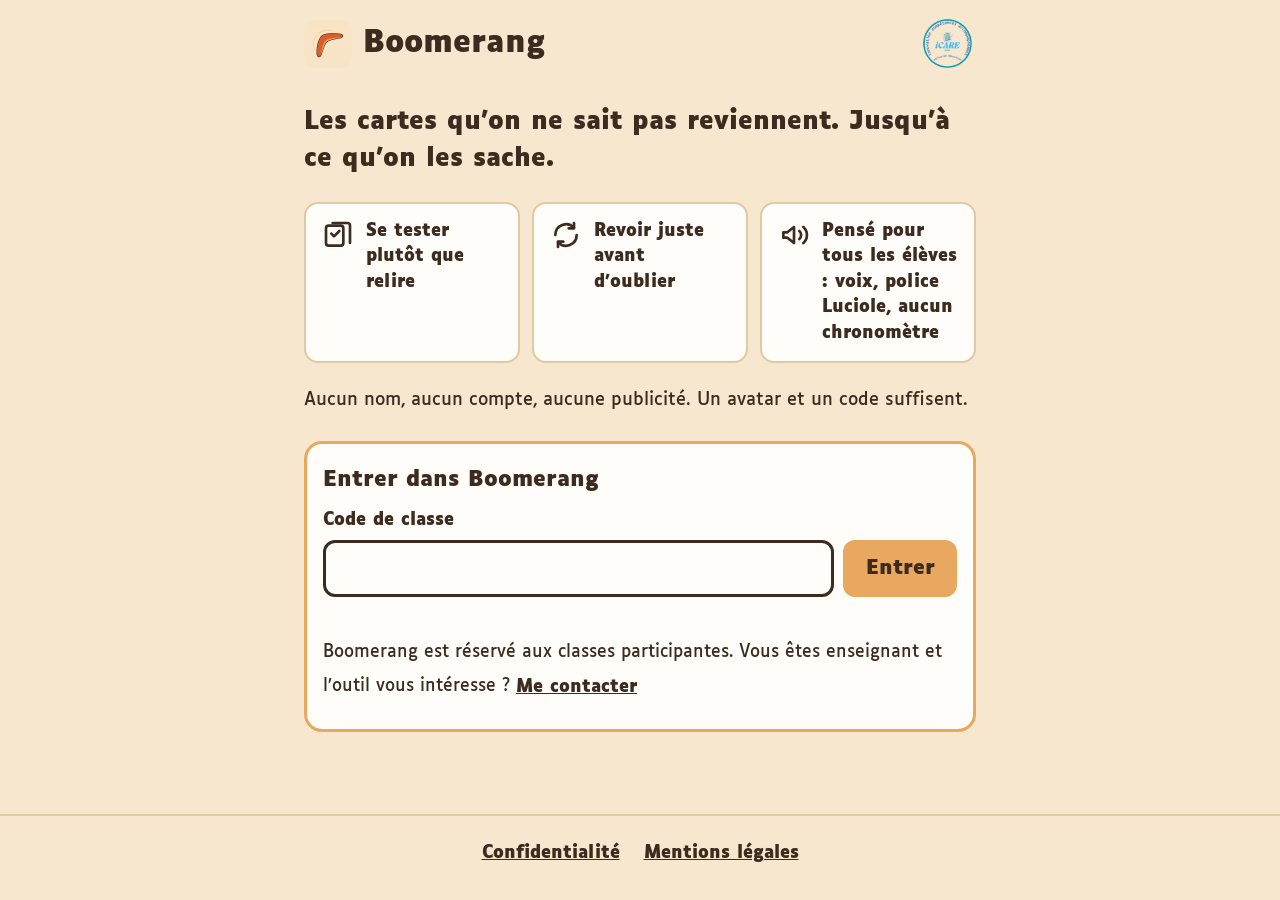
<file: index.html>
<!doctype html>
<html lang="fr">
<head>
  <meta charset="utf-8">
  <meta name="viewport" content="width=device-width, initial-scale=1, viewport-fit=cover">
  <!-- Aucune ressource hors du site ; seule la fonction de vérification des codes (Supabase) est joignable. -->
  <meta http-equiv="Content-Security-Policy" content="default-src 'self'; connect-src 'self' https://krifwnmqmiangtckeirg.supabase.co; img-src 'self' data:; object-src 'none'; base-uri 'self'; form-action 'none'">
  <meta name="referrer" content="no-referrer">
  <title>Boomerang</title>
  <meta name="description" content="Boomerang : les cartes qu'on ne sait pas reviennent, jusqu'à ce qu'on les sache. Aucun nom, aucun compte, aucune publicité.">
  <meta name="theme-color" content="#f6e7ce">

  <link rel="manifest" href="manifest.webmanifest">
  <link rel="icon" href="icons/favicon.svg" type="image/svg+xml">
  <link rel="icon" href="icons/icon-192.png" type="image/png" sizes="192x192">
  <link rel="apple-touch-icon" href="icons/apple-touch-icon.png">
  <meta name="apple-mobile-web-app-capable" content="yes">
  <meta name="mobile-web-app-capable" content="yes">
  <meta name="apple-mobile-web-app-title" content="Boomerang">

  <link rel="stylesheet" href="accueil.css">
  <script src="stockage.js"></script>
  <script src="synchro.js"></script>
  <script src="accueil.js"></script>
</head>
<body>
  <header class="entete">
    <div class="marque">
      <img src="icons/boomerang.png" alt="" width="48" height="48">
      <h1>Boomerang</h1>
    </div>
    <a class="logo-icare" href="https://tableautablettes.fr" rel="noopener noreferrer">
      <img src="icons/logo-icare.png" alt="iCARE by Eric, aller sur tableautablettes.fr" width="56" height="56">
    </a>
  </header>

  <main class="contenu">
    <p class="accroche">Les cartes qu'on ne sait pas reviennent. Jusqu'à ce qu'on les sache.</p>

    <ul class="atouts">
      <li>
        <svg viewBox="0 0 24 24" aria-hidden="true" focusable="false"><rect x="3" y="5" width="13" height="15" rx="2"/><path d="M8 3h11a2 2 0 0 1 2 2v13"/><path d="M7 11l2 2 4-4"/></svg>
        <span>Se tester plutôt que relire</span>
      </li>
      <li>
        <svg viewBox="0 0 24 24" aria-hidden="true" focusable="false"><path d="M20 12a8 8 0 0 1-14 5.3"/><path d="M4 12a8 8 0 0 1 14-5.3"/><path d="M18 3v4h-4"/><path d="M6 21v-4h4"/></svg>
        <span>Revoir juste avant d'oublier</span>
      </li>
      <li>
        <svg viewBox="0 0 24 24" aria-hidden="true" focusable="false"><path d="M4 10v4h3l5 4V6L7 10H4z"/><path d="M16 9a4 4 0 0 1 0 6"/><path d="M19 6a8 8 0 0 1 0 12"/></svg>
        <span>Pensé pour tous les élèves : voix, police Luciole, aucun chronomètre</span>
      </li>
    </ul>

    <p class="promesse">Aucun nom, aucun compte, aucune publicité. Un avatar et un code suffisent.</p>

    <section class="acces" aria-labelledby="titre-acces">
      <h2 id="titre-acces">Entrer dans Boomerang</h2>
      <label class="champ" for="code-classe">Code de classe</label>
      <div class="ligne-code">
        <input id="code-classe" type="text" maxlength="8" autocomplete="off" autocapitalize="characters" autocorrect="off" spellcheck="false" enterkeyhint="go">
        <button id="entrer" type="button">Entrer</button>
      </div>
      <p class="message" id="message" role="alert"></p>
      <p class="invitation">Boomerang est réservé aux classes participantes. Vous êtes enseignant et l'outil vous intéresse ? <a href="https://tableautablettes.fr/contact.html" rel="noopener noreferrer">Me contacter</a></p>
      <noscript><p class="message">Active JavaScript pour entrer dans Boomerang.</p></noscript>
    </section>
  </main>

  <footer class="pied">
    <a href="confidentialite.html">Confidentialité</a>
    <a href="mentions-legales.html">Mentions légales</a>
  </footer>
</body>
</html>
</file>
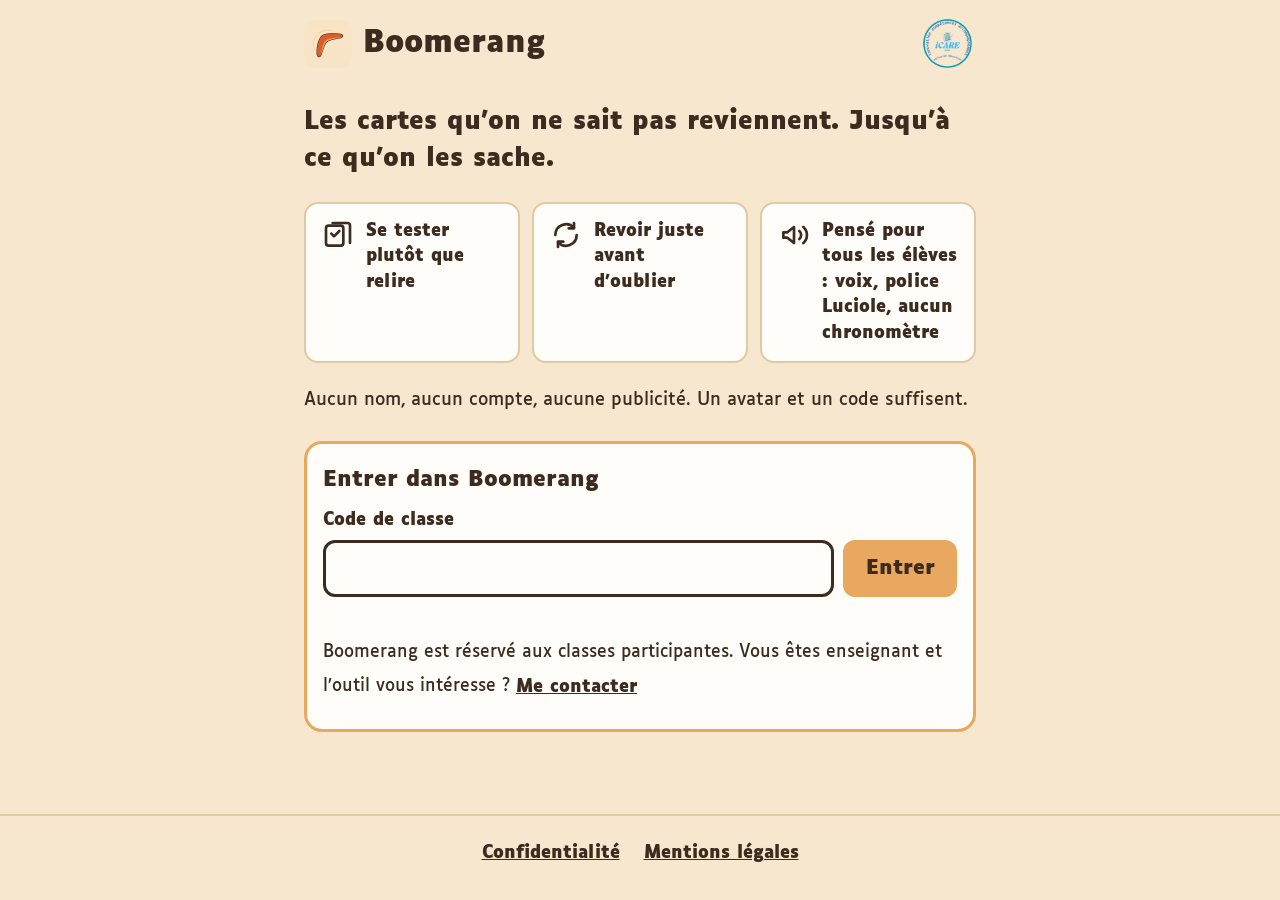
<file: app.html>
<!doctype html>
<html lang="fr" data-police="luciole" data-taille="1">
<head>
  <meta charset="utf-8">
  <meta name="viewport" content="width=device-width, initial-scale=1, viewport-fit=cover">
  <!-- Règles 3 et 5 : aucune ressource hors du site ; seule la fonction de synchronisation (Supabase) est joignable. -->
  <meta http-equiv="Content-Security-Policy" content="default-src 'self'; connect-src 'self' https://krifwnmqmiangtckeirg.supabase.co; img-src 'self' data:; object-src 'none'; base-uri 'self'; form-action 'none'">
  <meta name="referrer" content="no-referrer">
  <title>Boomerang</title>
  <meta name="description" content="Boomerang : réviser ses leçons avec des fiches, des cartes et des quiz. Aucun nom, aucun compte, aucune publicité.">
  <meta name="theme-color" content="#f6efe2">

  <link rel="manifest" href="manifest.webmanifest">
  <link rel="icon" href="icons/favicon.svg" type="image/svg+xml">
  <link rel="icon" href="icons/icon-192.png" type="image/png" sizes="192x192">

  <!-- iOS / iPadOS : installation sur l'écran d'accueil -->
  <link rel="apple-touch-icon" href="icons/apple-touch-icon.png">
  <meta name="apple-mobile-web-app-capable" content="yes">
  <meta name="mobile-web-app-capable" content="yes">
  <meta name="apple-mobile-web-app-title" content="Boomerang">
  <meta name="apple-mobile-web-app-status-bar-style" content="default">

  <link rel="stylesheet" href="styles.css">
</head>
<body>
  <main class="page" id="app">
    <noscript><p>Active JavaScript pour utiliser l'application.</p></noscript>
  </main>

  <script src="validation.js"></script>
  <script src="moteur.js"></script>
  <script src="stockage.js"></script>
  <script src="quiz.js"></script>
  <script src="voix.js"></script>
  <script src="qrcode.js"></script>
  <script src="synchro.js"></script>
  <script src="atelier.js"></script>
  <script src="app.js"></script>
</body>
</html>
</file>
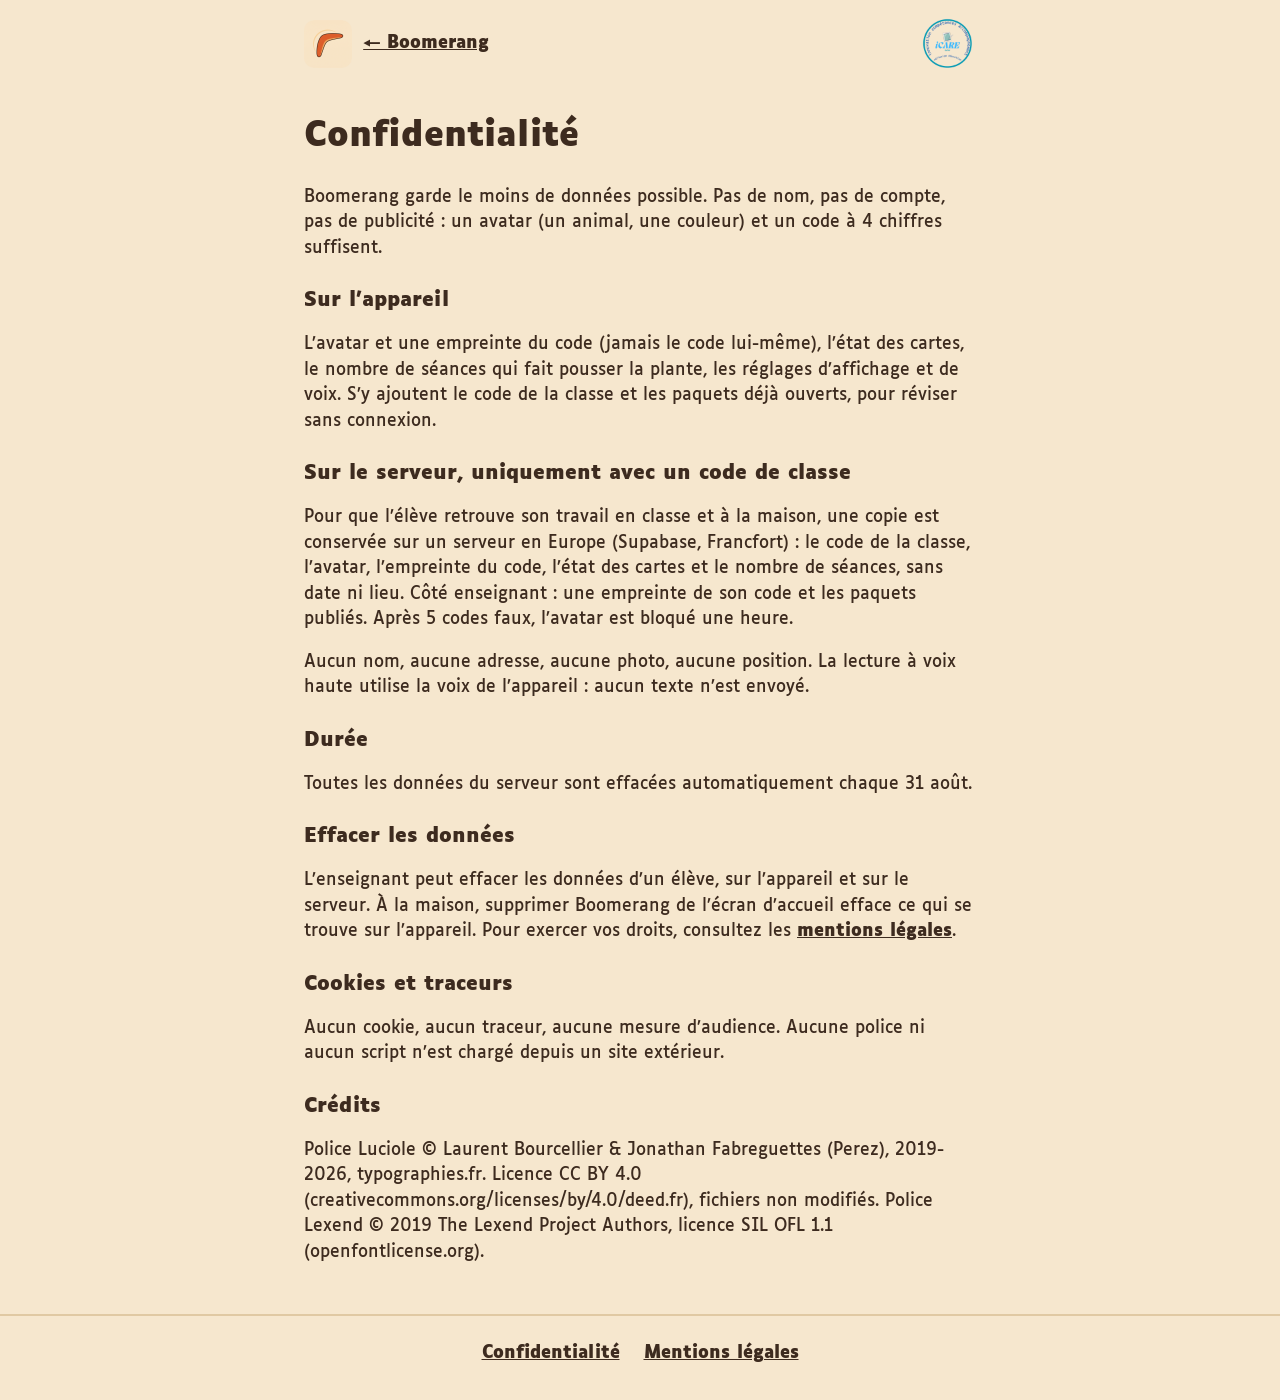
<file: confidentialite.html>
<!doctype html>
<html lang="fr">
<head>
  <meta charset="utf-8">
  <meta name="viewport" content="width=device-width, initial-scale=1, viewport-fit=cover">
  <meta http-equiv="Content-Security-Policy" content="default-src 'self'; img-src 'self' data:; object-src 'none'; base-uri 'self'; form-action 'none'">
  <meta name="referrer" content="no-referrer">
  <title>Confidentialité – Boomerang</title>
  <meta name="theme-color" content="#f6e7ce">
  <link rel="icon" href="icons/favicon.svg" type="image/svg+xml">
  <link rel="stylesheet" href="accueil.css">
</head>
<body>
  <header class="entete">
    <div class="marque">
      <img src="icons/boomerang.png" alt="" width="48" height="48">
      <a class="retour-accueil" href="./">← Boomerang</a>
    </div>
    <a class="logo-icare" href="https://tableautablettes.fr" rel="noopener noreferrer">
      <img src="icons/logo-icare.png" alt="iCARE by Eric, aller sur tableautablettes.fr" width="56" height="56">
    </a>
  </header>
  <main class="contenu page-texte">
    <h1>Confidentialité</h1>
    <p>Boomerang garde le moins de données possible. Pas de nom, pas de compte, pas de publicité : un avatar (un animal, une couleur) et un code à 4 chiffres suffisent.</p>

    <h2>Sur l'appareil</h2>
    <p>L'avatar et une empreinte du code (jamais le code lui-même), l'état des cartes, le nombre de séances qui fait pousser la plante, les réglages d'affichage et de voix. S'y ajoutent le code de la classe et les paquets déjà ouverts, pour réviser sans connexion.</p>

    <h2>Sur le serveur, uniquement avec un code de classe</h2>
    <p>Pour que l'élève retrouve son travail en classe et à la maison, une copie est conservée sur un serveur en Europe (Supabase, Francfort) : le code de la classe, l'avatar, l'empreinte du code, l'état des cartes et le nombre de séances, sans date ni lieu. Côté enseignant : une empreinte de son code et les paquets publiés. Après 5 codes faux, l'avatar est bloqué une heure.</p>
    <p>Aucun nom, aucune adresse, aucune photo, aucune position. La lecture à voix haute utilise la voix de l'appareil : aucun texte n'est envoyé.</p>

    <h2>Durée</h2>
    <p>Toutes les données du serveur sont effacées automatiquement chaque 31 août.</p>

    <h2>Effacer les données</h2>
    <p>L'enseignant peut effacer les données d'un élève, sur l'appareil et sur le serveur. À la maison, supprimer Boomerang de l'écran d'accueil efface ce qui se trouve sur l'appareil. Pour exercer vos droits, consultez les <a href="mentions-legales.html">mentions légales</a>.</p>

    <h2>Cookies et traceurs</h2>
    <p>Aucun cookie, aucun traceur, aucune mesure d'audience. Aucune police ni aucun script n'est chargé depuis un site extérieur.</p>

    <h2>Crédits</h2>
    <p>Police Luciole © Laurent Bourcellier &amp; Jonathan Fabreguettes (Perez), 2019-2026, typographies.fr. Licence CC BY 4.0 (creativecommons.org/licenses/by/4.0/deed.fr), fichiers non modifiés. Police Lexend © 2019 The Lexend Project Authors, licence SIL OFL 1.1 (openfontlicense.org).</p>
  </main>
  <footer class="pied">
    <a href="confidentialite.html">Confidentialité</a>
    <a href="mentions-legales.html">Mentions légales</a>
  </footer>
</body>
</html>
</file>
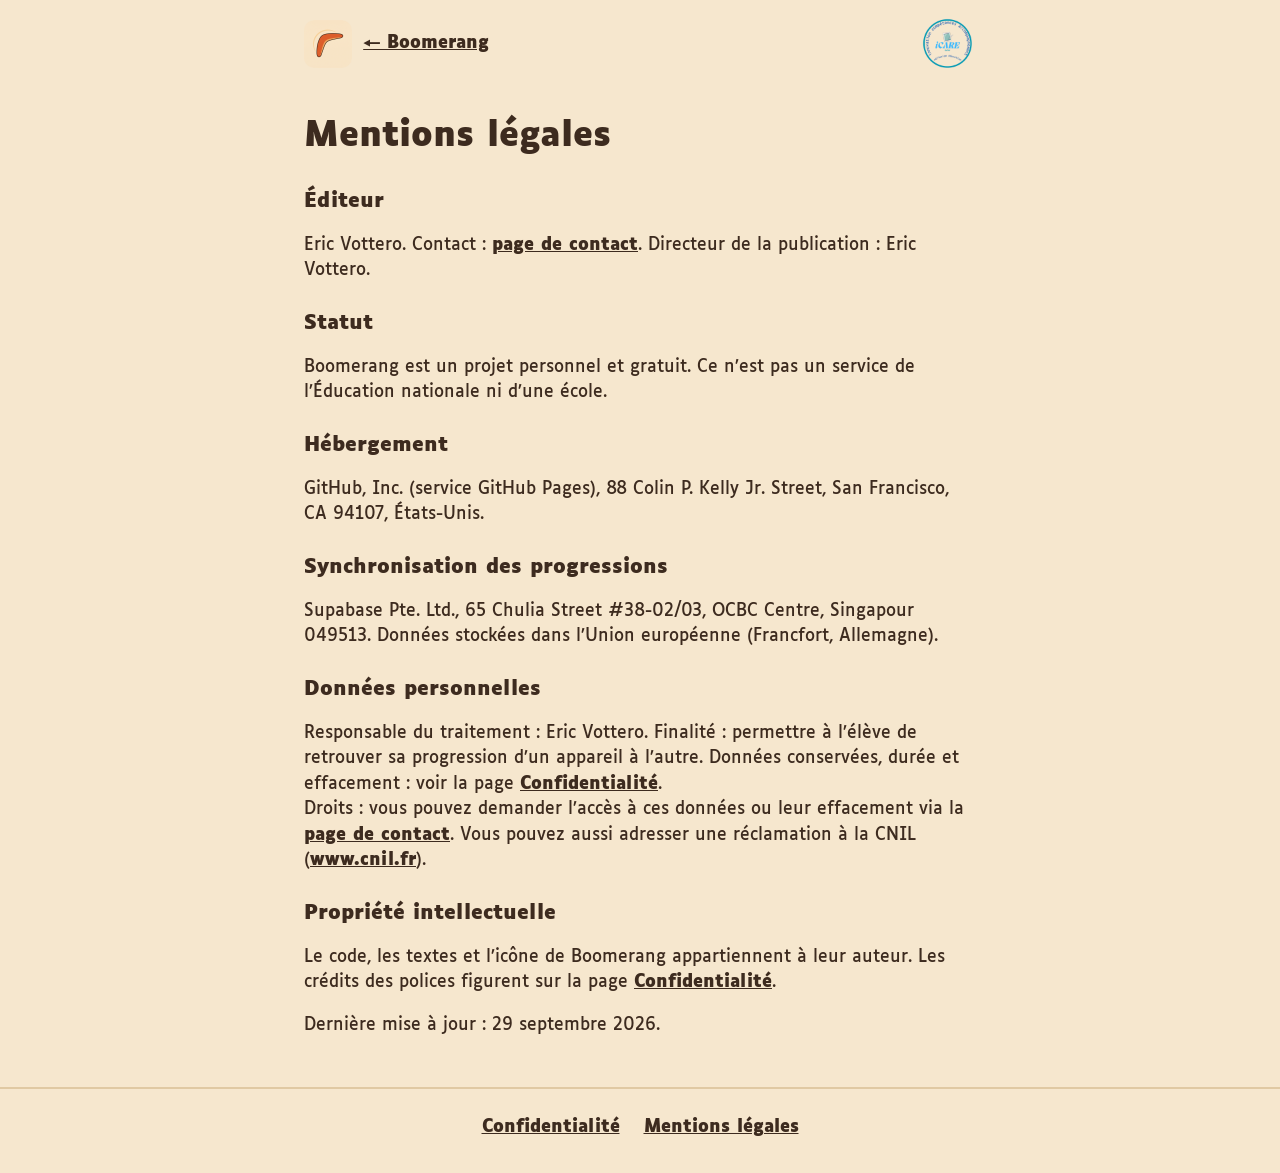
<file: mentions-legales.html>
<!doctype html>
<html lang="fr">
<head>
  <meta charset="utf-8">
  <meta name="viewport" content="width=device-width, initial-scale=1, viewport-fit=cover">
  <meta http-equiv="Content-Security-Policy" content="default-src 'self'; img-src 'self' data:; object-src 'none'; base-uri 'self'; form-action 'none'">
  <meta name="referrer" content="no-referrer">
  <title>Mentions légales – Boomerang</title>
  <meta name="theme-color" content="#f6e7ce">
  <link rel="icon" href="icons/favicon.svg" type="image/svg+xml">
  <link rel="stylesheet" href="accueil.css">
</head>
<body>
  <header class="entete">
    <div class="marque">
      <img src="icons/boomerang.png" alt="" width="48" height="48">
      <a class="retour-accueil" href="./">← Boomerang</a>
    </div>
    <a class="logo-icare" href="https://tableautablettes.fr" rel="noopener noreferrer">
      <img src="icons/logo-icare.png" alt="iCARE by Eric, aller sur tableautablettes.fr" width="56" height="56">
    </a>
  </header>
  <main class="contenu page-texte">
    <h1>Mentions légales</h1>

    <h2>Éditeur</h2>
    <p>Eric Vottero. Contact : <a href="https://tableautablettes.fr/contact.html" rel="noopener noreferrer">page de contact</a>. Directeur de la publication : Eric Vottero.</p>

    <h2>Statut</h2>
    <p>Boomerang est un projet personnel et gratuit. Ce n'est pas un service de l'Éducation nationale ni d'une école.</p>

    <h2>Hébergement</h2>
    <p>GitHub, Inc. (service GitHub Pages), 88 Colin P. Kelly Jr. Street, San Francisco, CA 94107, États-Unis.</p>

    <h2>Synchronisation des progressions</h2>
    <p>Supabase Pte. Ltd., 65 Chulia Street #38-02/03, OCBC Centre, Singapour 049513. Données stockées dans l'Union européenne (Francfort, Allemagne).</p>

    <h2>Données personnelles</h2>
    <p>Responsable du traitement : Eric Vottero. Finalité : permettre à l'élève de retrouver sa progression d'un appareil à l'autre. Données conservées, durée et effacement : voir la page <a href="confidentialite.html">Confidentialité</a>.<br>
      Droits : vous pouvez demander l'accès à ces données ou leur effacement via la <a href="https://tableautablettes.fr/contact.html" rel="noopener noreferrer">page de contact</a>. Vous pouvez aussi adresser une réclamation à la CNIL (<a href="https://www.cnil.fr" rel="noopener noreferrer">www.cnil.fr</a>).</p>

    <h2>Propriété intellectuelle</h2>
    <p>Le code, les textes et l'icône de Boomerang appartiennent à leur auteur. Les crédits des polices figurent sur la page <a href="confidentialite.html">Confidentialité</a>.</p>

    <p>Dernière mise à jour : 29 septembre 2026.</p>
  </main>
  <footer class="pied">
    <a href="confidentialite.html">Confidentialité</a>
    <a href="mentions-legales.html">Mentions légales</a>
  </footer>
</body>
</html>
</file>
<file: accueil.css>
/*
 * Page d'accueil, mentions légales et confidentialité publique : charte Sable.
 * Fond #F6E7CE, texte #3D2B1F (11:1), bouton ambre #E8A860 avec texte encre (6,5:1).
 * Police Luciole embarquée : aucune police chargée depuis un site extérieur.
 */

@font-face {
  font-family: 'Luciole';
  src: url('polices/Luciole-Regular.woff2') format('woff2');
  font-weight: 400;
  font-style: normal;
  font-display: swap;
}
@font-face {
  font-family: 'Luciole';
  src: url('polices/Luciole-Bold.woff2') format('woff2');
  font-weight: 700;
  font-style: normal;
  font-display: swap;
}

:root {
  --fond: #f6e7ce;
  --encre: #3d2b1f;
  --ambre: #e8a860;
  --blanc: #fffdf9;
  --filet: #e0c9a3;
}

* { box-sizing: border-box; }

html { -webkit-text-size-adjust: 100%; }
html.verification body { visibility: hidden; }

body {
  margin: 0;
  min-height: 100vh;
  min-height: 100dvh;
  display: flex;
  flex-direction: column;
  background: var(--fond);
  color: var(--encre);
  font-family: 'Luciole', -apple-system, BlinkMacSystemFont, "Segoe UI", Roboto, Arial, sans-serif;
  font-size: 1.0625rem;
  line-height: 1.5;
  text-align: left;
  padding: env(safe-area-inset-top) env(safe-area-inset-right) env(safe-area-inset-bottom) env(safe-area-inset-left);
}

a { color: var(--encre); font-weight: 700; }
:focus-visible { outline: 3px solid var(--encre); outline-offset: 3px; }

/* En-tête : icône, titre, logo iCARE en haut à droite */
.entete {
  display: flex;
  align-items: center;
  justify-content: space-between;
  gap: 1rem;
  width: 100%;
  max-width: 44rem;
  margin: 0 auto;
  padding: 1rem 1rem 0.5rem;
}
.marque { display: flex; align-items: center; gap: 0.7rem; }
.marque img { border-radius: 22%; flex: none; }
.marque h1 { margin: 0; font-size: 1.9rem; line-height: 1.5; }
.logo-icare { display: inline-flex; min-width: 56px; min-height: 56px; border-radius: 50%; }
.logo-icare img { display: block; width: 56px; height: 56px; }

.contenu {
  flex: 1;
  width: 100%;
  max-width: 44rem;
  margin: 0 auto;
  padding: 0.5rem 1rem 2rem;
}

.accroche { font-size: 1.55rem; font-weight: 700; line-height: 1.5; margin: 1rem 0 1.5rem; }

/* Trois blocs courts : une colonne sur téléphone, trois côte à côte sur grand écran */
.atouts { list-style: none; margin: 0 0 1.5rem; padding: 0; display: grid; gap: 0.75rem; }
@media (min-width: 700px) {
  .atouts { grid-template-columns: repeat(3, 1fr); }
}
.atouts li {
  display: flex;
  align-items: flex-start;
  gap: 0.75rem;
  padding: 0.9rem 1rem;
  background: var(--blanc);
  border: 2px solid var(--filet);
  border-radius: 14px;
  font-weight: 700;
}
.atouts svg {
  flex: none;
  width: 32px;
  height: 32px;
  fill: none;
  stroke: var(--encre);
  stroke-width: 2;
  stroke-linecap: round;
  stroke-linejoin: round;
}

.promesse { margin: 0 0 1.75rem; font-size: 1.1rem; }

/* Encadré d'accès */
.acces {
  padding: 1.25rem 1rem;
  background: var(--blanc);
  border: 3px solid var(--ambre);
  border-radius: 18px;
}
.acces h2 { margin: 0 0 0.75rem; font-size: 1.35rem; line-height: 1.5; }
.champ { display: block; font-weight: 700; margin-bottom: 0.35rem; }
.ligne-code { display: flex; flex-wrap: wrap; gap: 0.6rem; }
.ligne-code input {
  flex: 1 1 12rem;
  min-width: 0;
  min-height: 56px;
  padding: 0.4rem 0.8rem;
  border: 3px solid var(--encre);
  border-radius: 12px;
  background: var(--blanc);
  color: var(--encre);
  font: inherit;
  font-size: 1.6rem;
  font-weight: 700;
  letter-spacing: 0.25em;
  text-transform: uppercase;
}
.ligne-code button {
  flex: 0 0 auto;
  min-height: 56px;
  min-width: 7rem;
  padding: 0.4rem 1.4rem;
  background: var(--ambre);
  color: var(--encre);
  border: 0;
  border-radius: 12px;
  font: inherit;
  font-size: 1.25rem;
  font-weight: 700;
  cursor: pointer;
}
.ligne-code button:active { filter: brightness(0.95); }
.message { font-weight: 700; min-height: 1.5em; margin: 0.6rem 0 0.25rem; }
.invitation { margin: 0.5rem 0 0; }
.invitation a { display: inline-flex; align-items: center; min-height: 44px; }

/* Pied de page */
.pied {
  display: flex;
  flex-wrap: wrap;
  justify-content: center;
  gap: 0.5rem 1.5rem;
  padding: 1rem 1rem 1.5rem;
  border-top: 2px solid var(--filet);
}
.pied a { display: inline-flex; align-items: center; min-height: 44px; }

/* Pages de texte (mentions légales, confidentialité) */
.page-texte h2 { font-size: 1.25rem; line-height: 1.5; margin: 1.5rem 0 0.4rem; }
.page-texte ul { padding-left: 1.25rem; }
.page-texte li { margin-bottom: 0.35rem; }
.a-completer { background: var(--ambre); padding: 0 0.25rem; border-radius: 4px; }
.retour-accueil { display: inline-flex; align-items: center; min-height: 44px; }
</file>
<file: styles.css>
/*
 * Styles de l'app. Aucune ressource chargée à distance : polices embarquées dans polices/.
 *
 * Contrastes (WCAG AA) :
 * - Texte : uniquement l'encre, ou le café assombri (4,5:1 minimum sur tous les fonds de texte).
 * - Terracotta, ciel et ambre : seulement filets, icônes et fonds de boutons avec texte encre.
 * - L'information ne passe jamais par la couleur seule (✓, ✗, mots écrits).
 */

/* ---------- Polices (section 8) ---------- */

@font-face {
  font-family: 'Luciole';
  src: url('polices/Luciole-Regular.woff2') format('woff2');
  font-weight: 400;
  font-style: normal;
  font-display: swap;
}
@font-face {
  font-family: 'Luciole';
  src: url('polices/Luciole-Bold.woff2') format('woff2');
  font-weight: 700;
  font-style: normal;
  font-display: swap;
}
@font-face {
  font-family: 'Luciole';
  src: url('polices/Luciole-Italic.woff2') format('woff2');
  font-weight: 400;
  font-style: italic;
  font-display: swap;
}
@font-face {
  font-family: 'Luciole';
  src: url('polices/Luciole-BoldItalic.woff2') format('woff2');
  font-weight: 700;
  font-style: italic;
  font-display: swap;
}
@font-face {
  font-family: 'Lexend';
  src: url('polices/Lexend-Regular.woff2') format('woff2');
  font-weight: 400;
  font-style: normal;
  font-display: swap;
}
@font-face {
  font-family: 'Lexend';
  src: url('polices/Lexend-Bold.woff2') format('woff2');
  font-weight: 700;
  font-style: normal;
  font-display: swap;
}

/* ---------- Couleurs ---------- */

:root {
  /* Fonds */
  --sable: #e9dcc3;
  --sable-clair: #f6efe2;
  --blanc: #fffdf9;

  /* Texte : encre, ou café assombri #8C6A4A → #7A5C40 (4,51:1 sur sable, 5,35:1 sur sable clair) */
  --encre: #3d2b1f;
  --cafe: #7a5c40;

  /* Filets, icônes et fonds de boutons (texte encre dessus) */
  --terracotta: #c8744a;       /* filets et icônes uniquement (encre dessus : 3,9:1) */
  --terracotta-clair: #e7b196; /* fond de bouton, encre dessus : 7,1:1 */
  --terracotta-pale: #f4dacb;
  --ciel: #7fb3d5;             /* encre dessus : 6,0:1 */
  --ciel-pale: #dcebf5;
  --ambre: #e4a93c;            /* encre dessus : 6,4:1 */
  --ambre-pale: #f8e6bf;

  /* Une couleur par discipline : filets seulement, toujours avec le nom et une icône. */
  --histoire: #9c4a2f;
  --geographie: #2f6f8f;
  --sciences: #3f6b3a;
  --vocabulaire: #7a4f8a;
  --grammaire: #8a6d1f;
  --conjugaison: #a33b5c;
  --nombres: #8f5a2a;
  --calcul: #2d5a9a;
  --grandeurs: #5c6b2f;
  --geometrie: #1f6f66;
  --emc: #4b4f9c;
}

/* ---------- Base ---------- */

* { box-sizing: border-box; }

html { -webkit-text-size-adjust: 100%; font-size: 100%; }
/* Taille du texte réglable sur 3 crans */
html[data-taille="2"] { font-size: 115%; }
html[data-taille="3"] { font-size: 130%; }

body {
  margin: 0;
  min-height: 100vh;
  min-height: 100dvh;
  background: var(--sable-clair);
  color: var(--encre);
  font-family: -apple-system, BlinkMacSystemFont, "Segoe UI", Roboto, Arial, sans-serif;
  font-size: 1.125rem;
  line-height: 1.5;
  text-align: left; /* jamais justifié */
  /* Zones sûres (encoche, barre d'accueil) */
  padding: env(safe-area-inset-top) env(safe-area-inset-right) env(safe-area-inset-bottom) env(safe-area-inset-left);
}
html[data-police="luciole"] body { font-family: 'Luciole', -apple-system, BlinkMacSystemFont, "Segoe UI", Roboto, Arial, sans-serif; }
html[data-police="lexend"] body { font-family: 'Lexend', -apple-system, BlinkMacSystemFont, "Segoe UI", Roboto, Arial, sans-serif; }

button, input { font: inherit; color: inherit; }
button { cursor: pointer; }
button[disabled] { cursor: default; }

/* Focus toujours visible, à l'encre */
:focus-visible { outline: 3px solid var(--encre); outline-offset: 3px; }
h1:focus, .carte-texte:focus, .correction:focus { outline: none; }

.page {
  max-width: 44rem;
  margin: 0 auto;
  padding: 1.5rem 1rem 3rem;
}
/* « Mes paquets » : page élargie pour la grille de 3 colonnes */
.page.page-large { max-width: 76rem; }

h1 { font-size: 1.9rem; line-height: 1.5; margin: 0.5rem 0 0.5rem; }
h2 { font-size: 1.2rem; line-height: 1.5; margin: 0 0 0.5rem; }
h3 { font-size: 1.05rem; line-height: 1.5; margin: 1rem 0 0.5rem; }

a { color: var(--encre); }

.consigne, .resultat { font-size: 1.25rem; margin: 0.5rem 0 1.25rem; }
.info, .chargement { margin: 0.5rem 0 1.25rem; }

.lien {
  display: inline-flex;
  align-items: center;
  min-height: 44px;
  font-weight: 700;
}

.bandeau {
  background: var(--blanc);
  border: 2px dashed var(--ambre);
  border-radius: 12px;
  padding: 0.75rem 1rem;
}

/* ---------- Haut-parleur (lecture à voix haute sur appui) ---------- */


.lire {
  width: 44px;
  height: 44px;
  display: inline-flex;
  align-items: center;
  justify-content: center;
  padding: 0;
  background: var(--ciel);
  color: var(--encre);
  border: 0;
  border-radius: 50%;
  flex: none;
  vertical-align: middle;
  margin-left: 0.35rem;
}
.lire svg { width: 24px; height: 24px; }
.lire:active { background: var(--ciel-pale); }
.lire-carte { display: flex; justify-content: flex-start; margin-top: 0.5rem; }
.lire-carte:empty { display: none; }
.carte-texte .lire { margin-left: 0.5rem; }

/* ---------- Retour ---------- */

.retour {
  display: inline-flex;
  align-items: center;
  gap: 0.4rem;
  min-height: 44px;
  padding: 0.25rem 0;
  color: var(--cafe);
  text-decoration: none;
  font-weight: 700;
}
button.retour { background: none; border: 0; }

/* ---------- Boutons ---------- */

.bouton {
  display: flex;
  align-items: center;
  justify-content: center;
  gap: 0.5rem;
  width: 100%;
  min-height: 60px;
  margin-top: 1.5rem;
  padding: 0.75rem 1rem;
  background: var(--ambre);
  color: var(--encre);
  border: 3px solid var(--ambre);
  border-radius: 16px;
  font-size: 1.3rem;
  font-weight: 700;
  text-decoration: none;
  text-align: center;
}
.bouton:active { background: var(--ambre-pale); }
.bouton.secondaire { background: var(--blanc); border-color: var(--ambre); }
.bouton.danger { background: var(--terracotta-clair); border-color: var(--terracotta); }
.bouton[disabled] { background: transparent; border-style: dashed; border-color: var(--cafe); color: var(--cafe); }

/* ---------- Mes paquets ---------- */

.groupe { margin: 1.5rem 0; }

.liste-paquets { list-style: none; margin: 0 0 1.5rem; padding: 0; display: grid; gap: 0.75rem; grid-template-columns: 1fr; }
/* 1 colonne sur téléphone, 2 sur iPad en portrait, 3 en paysage */
@media (min-width: 700px) {
  .liste-paquets { grid-template-columns: repeat(2, 1fr); }
}
@media (min-width: 1100px) {
  .liste-paquets { grid-template-columns: repeat(3, 1fr); }
}
/* Plus grande taille de texte : une seule colonne */
html[data-taille="3"] .liste-paquets { grid-template-columns: 1fr; }

.carte-paquet {
  display: block;
  min-height: 44px;
  padding: 0.6rem 0.85rem;
  background: var(--blanc);
  border: 2px solid var(--sable);
  border-left: 10px solid var(--couleur, var(--sable));
  border-radius: 14px;
  text-decoration: none;
}
.carte-paquet:active { background: var(--sable); }
.carte-discipline { display: block; font-size: 1rem; font-weight: 700; }
.carte-titre { display: block; font-size: 1.2rem; font-weight: 700; }
.carte-infos { display: block; color: var(--cafe); font-size: 1rem; }

[data-discipline="histoire"] { --couleur: var(--histoire); }
[data-discipline="geographie"] { --couleur: var(--geographie); }
[data-discipline="sciences"] { --couleur: var(--sciences); }
[data-discipline="vocabulaire"] { --couleur: var(--vocabulaire); }
[data-discipline="grammaire"] { --couleur: var(--grammaire); }
[data-discipline="conjugaison"] { --couleur: var(--conjugaison); }
[data-discipline="calcul"] { --couleur: var(--calcul); }
[data-discipline="geometrie"] { --couleur: var(--geometrie); }
[data-discipline="nombres"] { --couleur: var(--nombres); }
[data-discipline="grandeurs"] { --couleur: var(--grandeurs); }
[data-discipline="emc"] { --couleur: var(--emc); }

.pastille {
  display: inline-block;
  margin-top: 0.4rem;
  padding: 0.1rem 0.7rem;
  background: var(--ambre);
  color: var(--encre);
  border-radius: 999px;
  font-size: 0.95rem;
  font-weight: 700;
}

.etiquettes { display: flex; flex-wrap: wrap; gap: 0.5rem; margin: 0 0 1rem; padding: 0; }
.etiquette {
  background: var(--blanc);
  border: 2px solid var(--sable);
  border-radius: 999px;
  padding: 0.15rem 0.75rem;
  font-size: 0.95rem;
}
.etiquette.discipline { border-color: var(--couleur); }

/* ---------- Écran paquet : trois gros boutons ---------- */

.activites { display: grid; gap: 1rem; }
@media (min-width: 700px) {
  .activites { grid-template-columns: repeat(3, 1fr); }
}
.activite {
  display: flex;
  align-items: center;
  justify-content: center;
  gap: 0.5rem;
  min-height: 88px;
  padding: 1rem;
  background: var(--blanc);
  color: var(--encre);
  border: 3px solid var(--ambre);
  border-radius: 16px;
  font-size: 1.4rem;
  font-weight: 700;
  text-decoration: none;
}
.activite:active { background: var(--ambre-pale); }

/* ---------- Fiche ---------- */

.fiche { margin: 0; padding: 0; list-style: none; counter-reset: idee; }
.fiche li {
  counter-increment: idee;
  position: relative;
  background: var(--blanc);
  border: 2px solid var(--sable);
  border-radius: 12px;
  padding: 0.9rem 1rem 0.9rem 3.25rem;
  margin-bottom: 0.75rem;
  font-size: 1.25rem;
  line-height: 1.6;
}
.fiche li::before {
  content: counter(idee);
  position: absolute;
  left: 0.9rem;
  top: 0.9rem;
  width: 1.75rem;
  height: 1.75rem;
  border-radius: 50%;
  background: var(--sable);
  text-align: center;
  font-weight: 700;
  line-height: 1.75rem;
  font-size: 1rem;
}

/* ---------- Erreurs de paquet ---------- */

.erreurs {
  background: var(--blanc);
  border: 2px solid var(--terracotta);
  border-radius: 12px;
  padding: 1rem;
}
.erreurs p { margin-top: 0; }
.erreurs ul { margin: 0; padding-left: 1.25rem; }
.erreurs li { margin-bottom: 0.4rem; }
code { font-family: ui-monospace, Menlo, monospace; font-size: 0.95em; }

.alerte-discrete { font-size: 0.95rem; border-left: 4px solid var(--terracotta); padding-left: 0.6rem; }
.alerte-discrete a { display: inline-flex; align-items: center; min-height: 44px; }

.version { margin-top: 2.5rem; color: var(--cafe); font-size: 0.9rem; cursor: default; -webkit-user-select: none; user-select: none; }

/* ---------- Avatars ---------- */

/* Couleurs d'avatar : fonds pâles, toujours accompagnés du nom écrit (encre dessus : 9:1 et plus). */
[data-couleur="rouge"] { --fond-avatar: #f4cfc9; }
[data-couleur="orange"] { --fond-avatar: #f7dab8; }
[data-couleur="jaune"] { --fond-avatar: #f3e6a6; }
[data-couleur="vert"] { --fond-avatar: #cfe5c6; }
[data-couleur="bleu"] { --fond-avatar: #c6dcf0; }
[data-couleur="violet"] { --fond-avatar: #e0d2ec; }

.avatars {
  list-style: none;
  margin: 0 0 1.5rem;
  padding: 0;
  display: grid;
  grid-template-columns: repeat(auto-fill, minmax(9rem, 1fr));
  gap: 0.75rem;
}
.avatar {
  width: 100%;
  min-height: 7.5rem;
  display: flex;
  flex-direction: column;
  align-items: center;
  justify-content: center;
  gap: 0.25rem;
  padding: 0.75rem 0.5rem;
  background: var(--fond-avatar, var(--blanc));
  border: 2px solid var(--sable);
  border-radius: 16px;
  text-align: center;
}
.avatar:active { border-color: var(--encre); }
.avatar[disabled] { background: var(--sable-clair); color: var(--cafe); border-style: dashed; }
.avatar-icone { font-size: 2.75rem; line-height: 1.2; }
.avatar-nom { font-weight: 700; font-size: 1.05rem; }
.avatar-nom small { display: block; font-weight: 400; font-size: 0.85rem; }

.entete-avatar {
  display: flex;
  flex-wrap: wrap;
  align-items: center;
  gap: 0.25rem 0.9rem;
  margin: 0 0 1rem;
  padding: 0.3rem 1rem;
  background: var(--fond-avatar, var(--blanc));
  border-radius: 24px;
  width: fit-content;
  max-width: 100%;
}
.entete-avatar .avatar-icone { font-size: 1.6rem; }
.entete-avatar a {
  display: inline-flex;
  align-items: center;
  gap: 0.3rem;
  min-height: 44px;
  font-weight: 700;
}

/* ---------- Cartes ---------- */

.progression { color: var(--cafe); margin: 0 0 0.5rem; font-weight: 700; }

.carte {
  width: 100%;
  min-height: 14rem;
  display: flex;
  flex-direction: column;
  align-items: flex-start;
  justify-content: center;
  gap: 1rem;
  padding: 1.5rem;
  background: var(--blanc);
  border: 3px solid var(--sable);
  border-radius: 20px;
  box-shadow: 0 3px 0 var(--sable);
  text-align: left;
}
button.carte:active { background: var(--sable-clair); }
.carte-texte { font-size: 1.8rem; font-weight: 700; line-height: 1.5; margin: 0; }
.carte-indice { color: var(--cafe); font-size: 1rem; }
.carte-recto { color: var(--cafe); font-size: 1.1rem; margin: 0; }
.carte.retournee { border-color: var(--ciel); }
.carte.retournee .lire-carte { align-self: stretch; margin-top: 0; }

.notes { display: grid; gap: 0.75rem; }
@media (min-width: 700px) {
  .notes { grid-template-columns: repeat(3, 1fr); }
}
.note {
  min-height: 64px;
  padding: 0.75rem;
  background: var(--blanc);
  border: 3px solid var(--ambre);
  border-radius: 14px;
  font-size: 1.2rem;
  font-weight: 700;
}
.note:active { background: var(--sable); }
.note[data-note="savais"] { border-color: var(--ciel); }
.note[data-note="pas"] { border-color: var(--terracotta); }

.a-revoir { padding-left: 1.25rem; }
.a-revoir li { margin-bottom: 0.35rem; }
.reponse-attendue { color: var(--cafe); }

/* ---------- Quiz ---------- */

.question { font-size: 1.45rem; font-weight: 700; line-height: 1.6; margin: 0 0 1.25rem; }
.deuxieme-essai {
  display: inline-block;
  margin: 0;
  padding: 0.1rem 0.7rem;
  background: var(--ambre-pale);
  border-radius: 999px;
  font-weight: 700;
  font-size: 0.95rem;
}

.reponses { display: grid; gap: 0.75rem; }
.reponses.deux { grid-template-columns: 1fr 1fr; }
.reponse {
  min-height: 64px;
  padding: 0.75rem 1rem;
  background: var(--blanc);
  border: 3px solid var(--sable);
  border-radius: 14px;
  font-size: 1.25rem;
  font-weight: 700;
  text-align: left;
}
.reponses.deux .reponse { text-align: center; font-size: 1.4rem; }
.reponse:active { background: var(--sable); }
.reponse[disabled] { color: var(--encre); }
.reponse.bonne { border-color: var(--ciel); background: var(--ciel-pale); }
.reponse.fausse { border-color: var(--terracotta); background: var(--terracotta-pale); }
.marque { font-weight: 700; margin-right: 0.5rem; }

/* Texte à trous */
.trou {
  width: 9em;
  max-width: 100%;
  min-height: 48px;
  margin: 0 0.3rem;
  padding: 0.2rem 0.5rem;
  border: 0;
  border-bottom: 3px solid var(--cafe);
  border-radius: 6px 6px 0 0;
  background: var(--blanc);
  font-size: 1.3rem;
  color: var(--encre);
}
.trou.bonne { border-bottom-color: var(--ciel); background: var(--ciel-pale); }
.trou.fausse { border-bottom-color: var(--terracotta); background: var(--terracotta-pale); }

/* Remise en ordre : cases numérotées */
.cases { list-style: none; margin: 0 0 1rem; padding: 0; display: grid; gap: 0.5rem; }
.case {
  width: 100%;
  min-height: 56px;
  display: flex;
  align-items: center;
  gap: 0.75rem;
  padding: 0.4rem 0.75rem;
  background: var(--blanc);
  border: 3px solid var(--ambre);
  border-radius: 12px;
  text-align: left;
  font-size: 1.15rem;
  font-weight: 700;
}
.case.vide { border: 3px dashed var(--sable); background: transparent; color: var(--encre); }
.case-numero {
  flex: none;
  width: 2rem;
  height: 2rem;
  border-radius: 50%;
  background: var(--sable);
  text-align: center;
  line-height: 2rem;
  font-weight: 700;
}
.cases.bonne .case { border-color: var(--ciel); background: var(--ciel-pale); }
.cases.fausse .case { border-color: var(--terracotta); background: var(--terracotta-pale); }

.etiquettes-ordre { display: flex; flex-wrap: wrap; gap: 0.6rem; margin-bottom: 0.25rem; }
.etiquette-ordre {
  min-height: 52px;
  padding: 0.5rem 1rem;
  background: var(--blanc);
  border: 3px solid var(--cafe);
  border-radius: 12px;
  font-size: 1.1rem;
  font-weight: 700;
}
.etiquette-ordre:active { background: var(--sable); }
.etiquette-ordre.placee { display: none; }

/* Correction */
.correction {
  margin-top: 1.25rem;
  padding: 1rem;
  background: var(--blanc);
  border: 3px solid var(--ciel);
  border-radius: 14px;
}
.correction.faux { border-color: var(--terracotta); }
.correction p { margin: 0.35rem 0; }
.verdict { font-size: 1.3rem; font-weight: 700; }
.bon-ordre { margin: 0.25rem 0; padding-left: 1.5rem; font-weight: 700; }

/* ---------- Plante ---------- */

.plante {
  display: flex;
  align-items: center;
  gap: 1rem;
  margin: 1.5rem 0 0;
  padding: 0.75rem 1rem;
  background: var(--blanc);
  border: 2px solid var(--sable);
  border-radius: 14px;
}
.plante-dessin { width: 96px; height: 112px; flex: none; }
.plante p { margin: 0.2rem 0; }
.plante-titre { font-weight: 700; font-size: 1.2rem; }

/* ---------- Réglages, confidentialité, atelier ---------- */

.bloc {
  background: var(--blanc);
  border: 2px solid var(--sable);
  border-radius: 14px;
  padding: 1rem;
  margin: 1rem 0;
}
.bloc .bouton { margin-top: 0.75rem; }
.bloc .consigne { font-size: 1.1rem; margin: 0.25rem 0 0.75rem; }
.liste-simple { margin: 0; padding-left: 1.25rem; }
.liste-simple li { margin-bottom: 0.35rem; }

.options { display: flex; flex-wrap: wrap; gap: 0.6rem; }
.option {
  min-height: 52px;
  min-width: 44px;
  padding: 0.5rem 1.1rem;
  background: var(--blanc);
  border: 3px solid var(--sable);
  border-radius: 12px;
  font-weight: 700;
}
.option[aria-pressed="true"] { background: var(--ambre); border-color: var(--ambre); }
.option[aria-pressed="true"]::before { content: '✓ '; }
.option small { font-weight: 400; }
.apercu-luciole { font-family: 'Luciole', sans-serif; font-size: 1.2rem; }
.apercu-lexend { font-family: 'Lexend', sans-serif; font-size: 1.2rem; }
.apercu-taille-1 { font-size: 1rem; }
.apercu-taille-2 { font-size: 1.15rem; }
.apercu-taille-3 { font-size: 1.3rem; }

.boutons-ligne { display: grid; gap: 0.75rem; }
@media (min-width: 700px) {
  .boutons-ligne { grid-template-columns: 1fr 1fr; }
}

.champ { display: block; font-weight: 700; margin: 1rem 0 0.35rem; }
.code {
  width: 8rem;
  min-height: 52px;
  padding: 0.5rem 0.75rem;
  border: 2px solid var(--cafe);
  border-radius: 10px;
  font-size: 1.6rem;
  letter-spacing: 0.4em;
  background: var(--blanc);
}
.message { font-weight: 700; min-height: 1.5em; }
.message:not(:empty) { border-left: 4px solid var(--terracotta); padding-left: 0.6rem; }
.alerte { font-weight: 700; background: var(--ambre-pale); padding: 0 0.3rem; border-radius: 4px; }
.note-discrete { color: var(--cafe); font-size: 0.95rem; }

/* ---------- Lot 5 : atelier enseignant ---------- */

.sr {
  position: absolute;
  width: 1px;
  height: 1px;
  overflow: hidden;
  clip: rect(0 0 0 0);
  white-space: nowrap;
}
.cache { position: absolute; left: -9999px; width: 1px; height: 1px; opacity: 0; }

.etapes, .etapes-export { padding-left: 1.4rem; }
.etapes li, .etapes-export li { margin-bottom: 0.75rem; }
.etapes .bouton { margin-top: 0.25rem; }

.brouillon { margin-top: 1rem; padding-top: 0.75rem; border-top: 2px solid var(--sable); }

.paquets-atelier { list-style: none; margin: 0; padding: 0; }
.paquets-atelier li {
  display: flex;
  flex-wrap: wrap;
  align-items: center;
  justify-content: space-between;
  gap: 0.25rem 1rem;
  padding: 0.4rem 0;
  border-bottom: 1px solid var(--sable);
}
.paquet-nom { font-weight: 700; }
.paquet-nom code { font-weight: 400; color: var(--cafe); }
.paquet-actions { display: flex; gap: 1rem; }

.saisie, .zone-texte, .select {
  width: 100%;
  min-height: 48px;
  padding: 0.5rem 0.7rem;
  background: var(--blanc);
  border: 2px solid var(--cafe);
  border-radius: 10px;
  font: inherit;
  font-size: 1.05rem;
  line-height: 1.5;
  color: var(--encre);
}
.zone-texte { resize: vertical; }
textarea#prompt, textarea#json { font-family: ui-monospace, Menlo, monospace; font-size: 0.95rem; }
.fichier { min-height: 48px; font: inherit; }

.grille-champs { display: grid; gap: 0 1rem; }
@media (min-width: 700px) {
  .grille-champs { grid-template-columns: repeat(3, 1fr); }
  .grille-champs.deux { grid-template-columns: 1fr 1fr; }
}

.message-ok { font-weight: 700; min-height: 1.5em; }

.titre-groupe { margin-top: 2rem; }
.element {
  background: var(--blanc);
  border: 2px solid var(--sable);
  border-left: 6px solid var(--ambre);
  border-radius: 12px;
  padding: 0.75rem 1rem 1rem;
  margin: 0.75rem 0;
}
.element:has([data-relu]:checked) { border-left-color: var(--ciel); }
.element-tete { display: flex; flex-wrap: wrap; align-items: center; justify-content: space-between; gap: 0.5rem; }
.element-tete h3 { margin: 0; }
.outils { display: flex; gap: 0.4rem; }
.outil {
  min-width: 44px;
  min-height: 44px;
  padding: 0 0.7rem;
  background: var(--blanc);
  border: 2px solid var(--sable);
  border-radius: 10px;
  font-weight: 700;
}
.outil[disabled] { color: var(--cafe); border-style: dashed; }
.apercu { margin: 0.4rem 0 0; padding: 0.4rem 0.6rem; background: var(--sable-clair); border-radius: 8px; }
.apercu:empty { display: none; }

.case-relu {
  display: inline-flex;
  align-items: center;
  gap: 0.5rem;
  min-height: 44px;
  margin-top: 0.5rem;
  margin-right: 1rem;
  font-weight: 700;
}
.case-relu input { width: 26px; height: 26px; accent-color: var(--encre); }

.choix-atelier { border: 0; margin: 0; padding: 0; }
.ligne-choix { display: flex; align-items: center; gap: 0.6rem; margin-bottom: 0.4rem; }
.zone-radio { display: inline-flex; align-items: center; justify-content: center; min-width: 44px; min-height: 44px; flex: none; cursor: pointer; }
.ligne-choix input[type="radio"] { width: 26px; height: 26px; flex: none; accent-color: var(--encre); }

.bouton-lien { background: none; border: 0; padding: 0; text-decoration: underline; color: var(--encre); }

.ajout-question { margin-top: 1rem; }

.bilan-relecture {
  position: sticky;
  bottom: 0;
  margin-top: 1.5rem;
  padding: 0.75rem 1rem;
  background: var(--blanc);
  border: 2px solid var(--ambre);
  border-radius: 14px;
  box-shadow: 0 -4px 12px rgba(61, 43, 31, 0.12);
}
.bilan-relecture p { margin: 0; }
.bilan-relecture .bouton { margin-top: 0.6rem; }
.bilan-relecture ul { margin: 0.4rem 0 0; padding-left: 1.25rem; max-height: 30vh; overflow: auto; }
.bilan-relecture summary { min-height: 44px; display: flex; align-items: center; font-weight: 700; cursor: pointer; }

.lien-court { word-break: break-all; }

/* QR code : affiche ou planche d'étiquettes */
.impression { margin-top: 1.5rem; }
.impression[data-mode="affiche"] .planche { display: none; }
.impression[data-mode="planche"] .affiche { display: none; }
.affiche { text-align: center; background: #ffffff; padding: 1rem; border-radius: 12px; }
.affiche-titre { font-size: 2rem; font-weight: 700; margin: 0; }
.affiche-sous-titre { font-size: 1.2rem; margin: 0 0 1rem; }
.qr-grand { width: 110mm; max-width: 100%; height: auto; }
.affiche-consigne { font-size: 1.3rem; font-weight: 700; }
.affiche-lien { color: var(--cafe); word-break: break-all; }
.planche { display: grid; grid-template-columns: repeat(3, 1fr); gap: 4mm; background: #ffffff; }
.etiquette-qr { border: 1px dashed var(--cafe); padding: 3mm; text-align: center; break-inside: avoid; }
.etiquette-qr p { margin: 1mm 0 0; font-weight: 700; font-size: 0.9rem; line-height: 1.5; }
.qr-petit { width: 36mm; height: 36mm; }

@media print {
  body { background: #ffffff; padding: 0; }
  .page, .page.page-large { max-width: none; padding: 0; }
  .ecran-seul, .version { display: none !important; }
  .impression { margin: 0; }
  @page { margin: 12mm; }
}

/* ---------- Lot 5 bis : code de classe, clavier du code secret ---------- */

.code-classe {
  width: 100%;
  max-width: 16rem;
  min-height: 64px;
  padding: 0.4rem 0.8rem;
  border: 3px solid var(--cafe);
  border-radius: 12px;
  background: var(--blanc);
  font-size: 2rem;
  font-weight: 700;
  letter-spacing: 0.3em;
  text-transform: uppercase;
}
.code-affiche { font-size: 1.4rem; letter-spacing: 0.15em; }

.points { display: flex; gap: 1rem; margin: 0.5rem 0 0.25rem; min-height: 32px; }
.point { width: 28px; height: 28px; border-radius: 50%; border: 3px solid var(--encre); background: transparent; }
.point.plein { background: var(--encre); }

.clavier {
  display: grid;
  grid-template-columns: repeat(3, 1fr);
  gap: 0.75rem;
  max-width: 22rem;
  margin-top: 0.75rem;
}
.touche {
  min-height: 72px;
  background: var(--blanc);
  border: 3px solid var(--ambre);
  border-radius: 16px;
  font-size: 2.2rem;
  font-weight: 700;
}
.touche:active { background: var(--ambre-pale); }
.touche[disabled] { border-style: dashed; border-color: var(--sable); color: var(--cafe); }
/* Le 0 sous le 8, l'effacement sous le 7 */
.touche-effacer { grid-column: 1; grid-row: 4; font-size: 1.8rem; }
.clavier [data-chiffre="0"] { grid-column: 2; grid-row: 4; }

/* ---------- Lot 5 ter : nouveau paquet, « Relu », corbeille ---------- */

.cadre-lecon { min-height: 16rem; font-size: 1.05rem; }

.bouton-relu {
  display: inline-flex;
  align-items: center;
  gap: 0.4rem;
  min-height: 48px;
  min-width: 96px;
  margin-top: 0.6rem;
  padding: 0.4rem 1.1rem;
  background: var(--blanc);
  border: 3px solid var(--ciel);
  border-radius: 12px;
  font-weight: 700;
}
.bouton-relu::before { content: '○'; font-size: 1.1rem; }
.bouton-relu[aria-pressed="true"] { background: var(--ciel); }
.bouton-relu[aria-pressed="true"]::before { content: '✓'; }

.outil.corbeille { display: inline-flex; align-items: center; justify-content: center; color: var(--encre); }
.outil.corbeille:active { background: var(--terracotta-pale); }

.administration { margin-top: 1.25rem; }
.administration summary { min-height: 44px; display: flex; align-items: center; font-weight: 700; cursor: pointer; }

.brouillon { margin: 0.5rem 0 0; }
</file>
